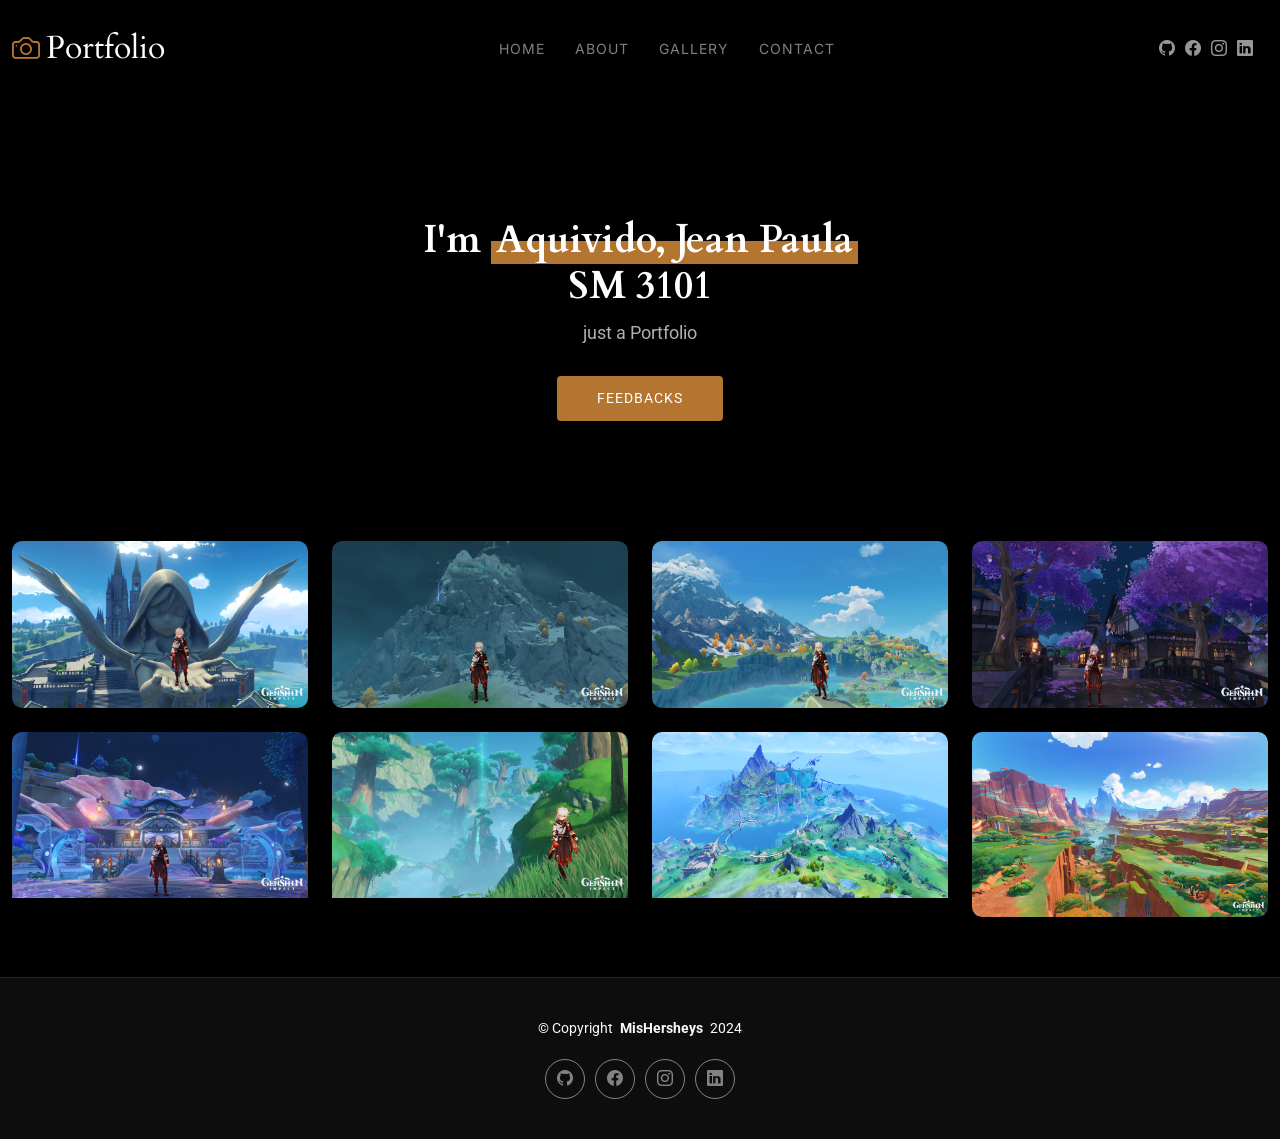
<file: index.html>
<!DOCTYPE html>
<html lang="en">

<head>
  <meta charset="utf-8">
  <meta content="width=device-width, initial-scale=1.0" name="viewport">
  <title>Portfolio</title>
  <meta name="description" content="">
  <meta name="keywords" content="">

   
  <!-- Fonts -->
  <link href="https://fonts.googleapis.com" rel="preconnect">
  <link href="https://fonts.gstatic.com" rel="preconnect" crossorigin>
  <link
    href="https://fonts.googleapis.com/css2?family=Roboto:ital,wght@0,100;0,300;0,400;0,500;0,700;0,900;1,100;1,300;1,400;1,500;1,700;1,900&family=Inter:wght@100;200;300;400;500;600;700;800;900&family=Cardo:ital,wght@0,400;0,700;1,400;1,700&display=swap"
    rel="stylesheet">

  <!-- Vendor CSS Files -->
  <link href="assets/vendor/bootstrap/css/bootstrap.min.css" rel="stylesheet">
  <link href="assets/vendor/bootstrap-icons/bootstrap-icons.css" rel="stylesheet">
  <link href="assets/vendor/aos/aos.css" rel="stylesheet">
  <link href="assets/vendor/glightbox/css/glightbox.min.css" rel="stylesheet">
  <link href="assets/vendor/swiper/swiper-bundle.min.css" rel="stylesheet">

  <!-- Main CSS File -->
  <link href="assets/css/main.css" rel="stylesheet">


</head>

<body class="index-page">

  <header id="header" class="header d-flex align-items-center sticky-top">
    <div class="container-fluid position-relative d-flex align-items-center justify-content-between">

      <a href="index.html" class="logo d-flex align-items-center me-auto me-xl-0">
        <i class="bi bi-camera"></i>
        <h1 class="sitename">Portfolio</h1>
      </a>

      <nav id="navmenu" class="navmenu">
        <ul>
          <li><a href="index.html">Home<br></a></li>
          <li><a href="about.html">About</a></li>
          <li><a href="gallery.html">Gallery</a></li>
          <li><a href="contact.html">Contact</a></li>
        </ul>
        <i class="mobile-nav-toggle d-xl-none bi bi-list"></i>
      </nav>

      <div class="header-social-links">
        <a href="#" class="github"><i class="bi bi-github"></i></a>
        <a href="#" class="facebook"><i class="bi bi-facebook"></i></a>
        <a href="#" class="instagram"><i class="bi bi-instagram"></i></a>
        <a href="#" class="linkedin"><i class="bi bi-linkedin"></i></a>
      </div>

    </div>
  </header>

  <main class="main">

    <!-- Hero Section -->
    <section id="hero" class="hero section">

      <div class="container">
        <div class="row justify-content-center">
          <div class="col-lg-6 text-center" data-aos="fade-up" data-aos-delay="100">
            <h2><span>I'm </span><span class="underlight">Aquivido, Jean Paula</span><br>SM 3101</br></h2>
            <p>just a Portfolio</p>
            <a href="contact.html" class="btn-get-started">Feedbacks<br></a>
          </div>
        </div>
      </div>

    </section><!-- /Hero Section -->

    <!-- Gallery Section -->
    <section id="gallery" class="gallery section">

      <div class="container-fluid" data-aos="fade-up" data-aos-delay="100">

        <div class="row gy-4 justify-content-center">

          <div class="col-xl-3 col-lg-4 col-md-6">
            <div class="gallery-item h-100">
              <img src="assets/img/gallery/Mondstadt.png" class="img-fluid" alt="">
              <div class="gallery-links d-flex align-items-center justify-content-center">
                <a href="assets/img/gallery/Mondstadt.png" title="Mondstadt" class="glightbox preview-link"><i
                    class="bi bi-arrows-angle-expand"></i></a>

              </div>
            </div>
          </div><!-- End Gallery Item -->

          <div class="col-xl-3 col-lg-4 col-md-6">
            <div class="gallery-item h-100">
              <img src="assets/img/gallery/Dragonspine.png" class="img-fluid" alt="">
              <div class="gallery-links d-flex align-items-center justify-content-center">
                <a href="assets/img/gallery/Dragonspine.png" title="Dragonspine" class="glightbox preview-link"><i
                    class="bi bi-arrows-angle-expand"></i></a>

              </div>
            </div>
          </div><!-- End Gallery Item -->

          <div class="col-xl-3 col-lg-4 col-md-6">
            <div class="gallery-item h-100">
              <img src="assets/img/gallery/Liyue.png" class="img-fluid" alt="">
              <div class="gallery-links d-flex align-items-center justify-content-center">
                <a href="assets/img/gallery/Liyue.png" title="Liyue" class="glightbox preview-link"><i
                    class="bi bi-arrows-angle-expand"></i></a>

              </div>
            </div>
          </div><!-- End Gallery Item -->

          <div class="col-xl-3 col-lg-4 col-md-6">
            <div class="gallery-item h-100">
              <img src="assets/img/gallery/Inazuma.png" class="img-fluid" alt="">
              <div class="gallery-links d-flex align-items-center justify-content-center">
                <a href="assets/img/gallery/Inazuma.png" title="Inazuma" class="glightbox preview-link"><i
                    class="bi bi-arrows-angle-expand"></i></a>

              </div>
            </div>
          </div><!-- End Gallery Item -->

          <div class="col-xl-3 col-lg-4 col-md-6">
            <div class="gallery-item h-100">
              <img src="assets/img/gallery/kokomi place.png" class="img-fluid" alt="">
              <div class="gallery-links d-flex align-items-center justify-content-center">
                <a href="assets/img/gallery/kokomi place.png" title="Kokomi Place" class="glightbox preview-link"><i
                    class="bi bi-arrows-angle-expand"></i></a>

              </div>
            </div>
          </div><!-- End Gallery Item -->

          <div class="col-xl-3 col-lg-4 col-md-6">
            <div class="gallery-item h-100">
              <img src="assets/img/gallery/sumeru.png" class="img-fluid" alt="">
              <div class="gallery-links d-flex align-items-center justify-content-center">
                <a href="assets/img/gallery/sumeru.png" title="Sumeru" class="glightbox preview-link"><i
                    class="bi bi-arrows-angle-expand"></i></a>

              </div>
            </div>
          </div><!-- End Gallery Item -->

          <div class="col-xl-3 col-lg-4 col-md-6">
            <div class="gallery-item h-100">
              <img src="assets/img/gallery/Fontaine_Research_Institute_of_Kinetic_Energy_Engineering_Region.png" class="img-fluid" alt="">
              <div class="gallery-links d-flex align-items-center justify-content-center">
                <a href="assets/img/gallery/Fontaine_Research_Institute_of_Kinetic_Energy_Engineering_Region.png" title="Fontaine" class="glightbox preview-link"><i
                    class="bi bi-arrows-angle-expand"></i></a>

              </div>
            </div>
          </div><!-- End Gallery Item -->

          <div class="col-xl-3 col-lg-4 col-md-6">
            <div class="gallery-item h-100">
              <img src="assets/img/gallery/Tequemecan_Valley.png" class="img-fluid" alt="">
              <div class="gallery-links d-flex align-items-center justify-content-center">
                <a href="assets/img/gallery/Tequemecan_Valley.png" title="Natlan" class="glightbox preview-link"><i
                    class="bi bi-arrows-angle-expand"></i></a>

              </div>
            </div>
          </div><!-- End Gallery Item -->

        </div>

      </div>

    </section><!-- /Gallery Section -->

  </main>

  <footer id="footer" class="footer">

    <div class="container">
      <div class="copyright text-center ">
        <p>© <span>Copyright</span> <strong class="px-1 sitename">MisHersheys</strong> <span>2024</span>
        </p>
      </div>
      <div class="social-links d-flex justify-content-center">
        <a href=""><i class="bi bi-github"></i></a>
        <a href=""><i class="bi bi-facebook"></i></a>
        <a href=""><i class="bi bi-instagram"></i></a>
        <a href=""><i class="bi bi-linkedin"></i></a>
      </div>
    </div>

  </footer>

  <!-- Scroll Top -->
  <a href="#" id="scroll-top" class="scroll-top d-flex align-items-center justify-content-center"><i
      class="bi bi-arrow-up-short"></i></a>

  <!-- Preloader -->
  <div id="preloader">
    <div class="line"></div>
  </div>

  <!-- Vendor JS Files -->
  <script src="assets/vendor/bootstrap/js/bootstrap.bundle.min.js"></script>
  <script src="assets/vendor/php-email-form/validate.js"></script>
  <script src="assets/vendor/aos/aos.js"></script>
  <script src="assets/vendor/glightbox/js/glightbox.min.js"></script>
  <script src="assets/vendor/swiper/swiper-bundle.min.js"></script>

  <!-- Main JS File -->
  <script src="assets/js/main.js"></script>

</body>

</html>
</file>
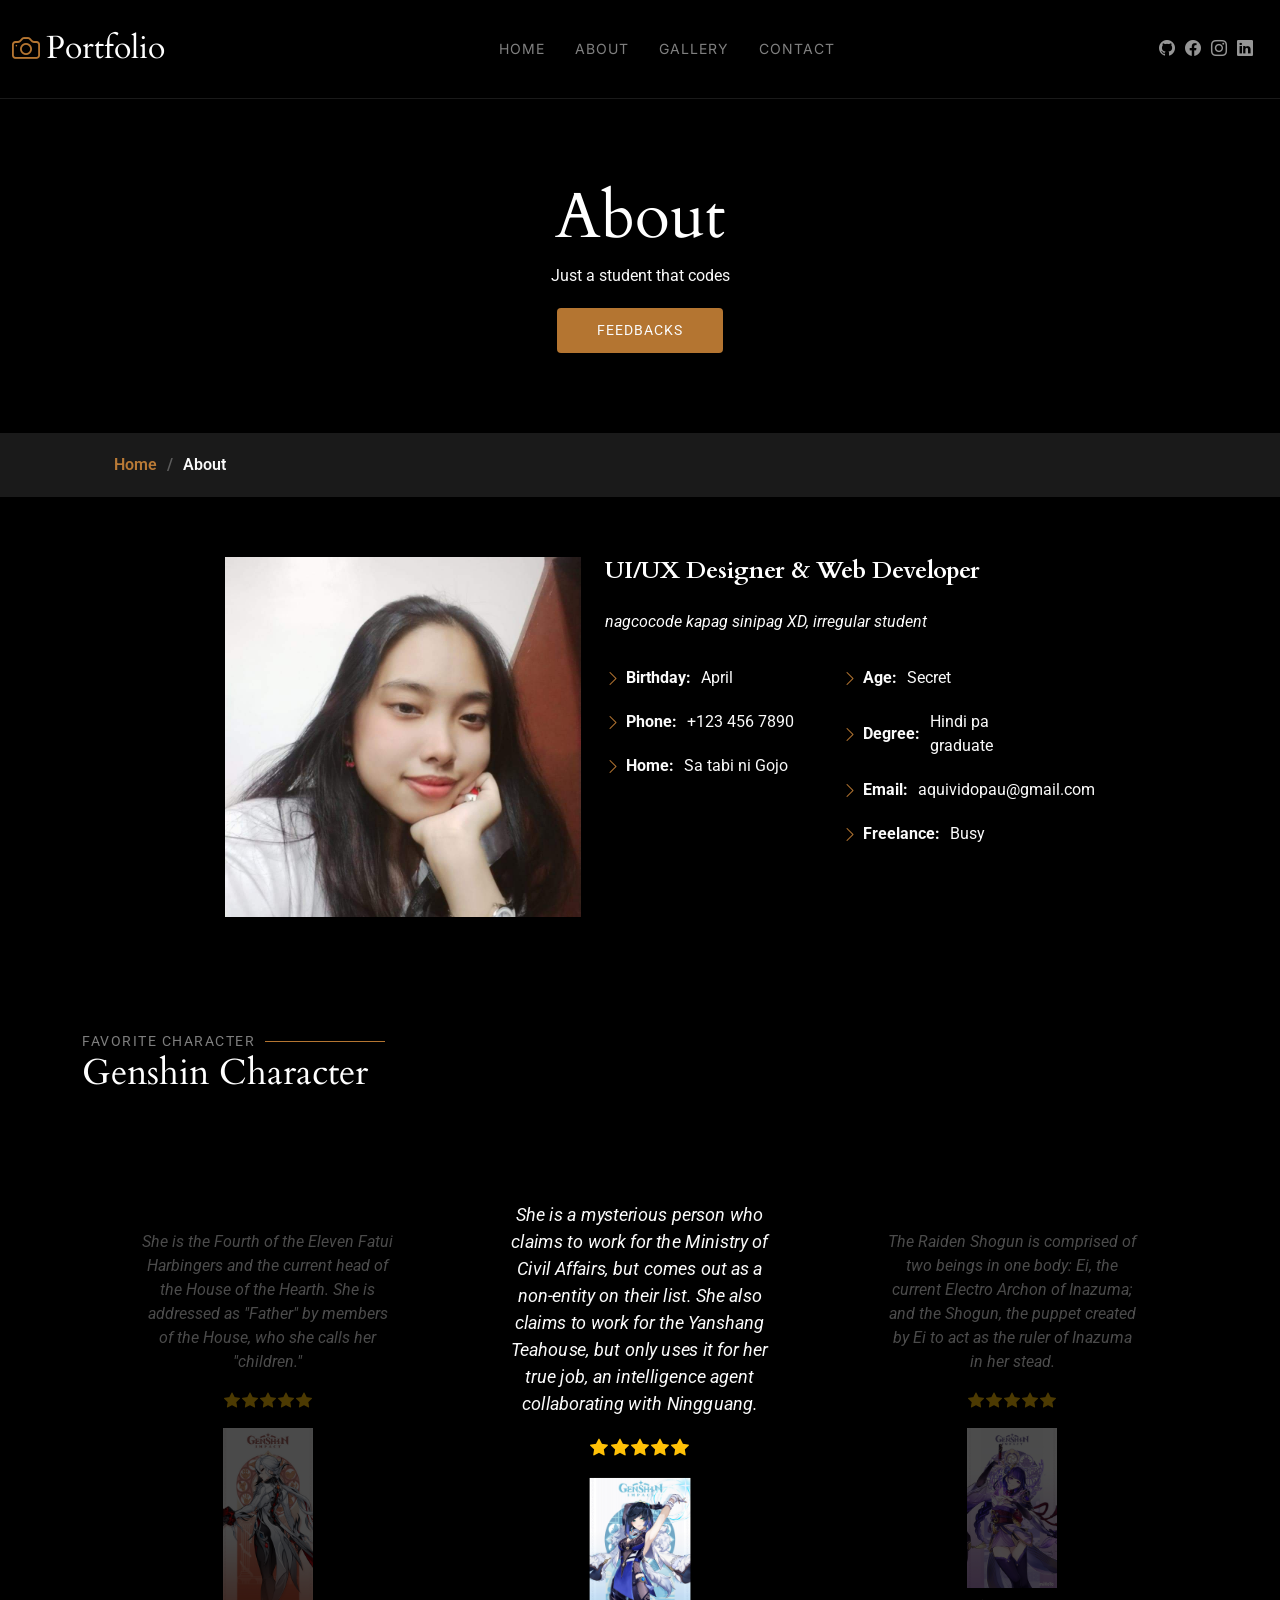
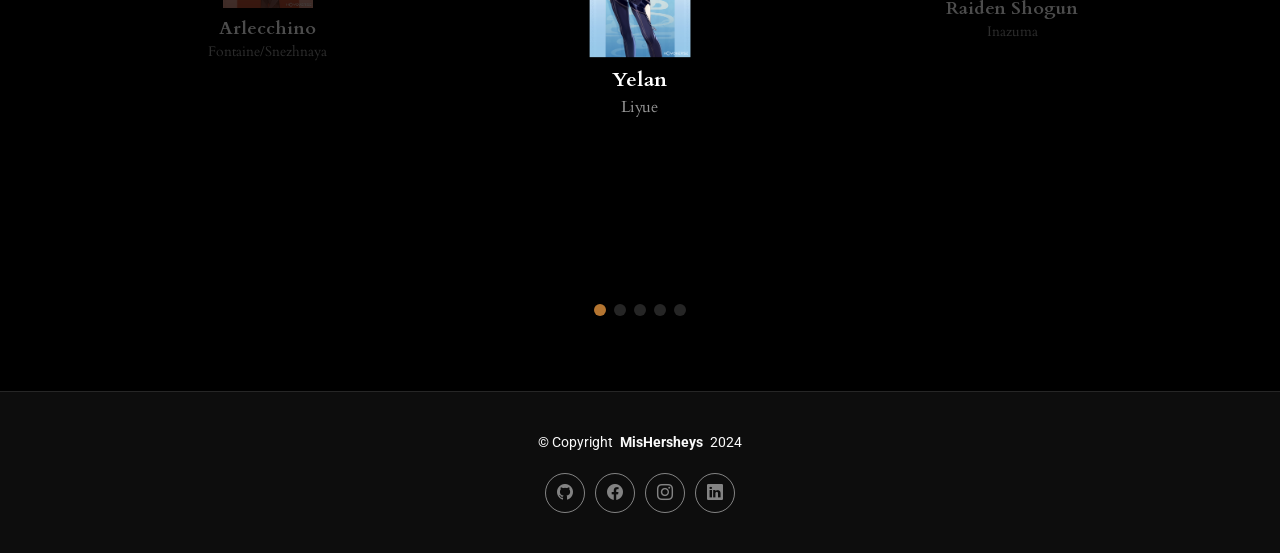
<file: about.html>
<!DOCTYPE html>
<html lang="en">

<head>
  <meta charset="utf-8">
  <meta content="width=device-width, initial-scale=1.0" name="viewport">
  <title>About</title>
  <meta name="description" content="">
  <meta name="keywords" content="">

  <!-- Favicons -->
  <link href="assets/img/favicon.png" rel="icon">
  <link href="assets/img/apple-touch-icon.png" rel="apple-touch-icon">

  <!-- Fonts -->
  <link href="https://fonts.googleapis.com" rel="preconnect">
  <link href="https://fonts.gstatic.com" rel="preconnect" crossorigin>
  <link
    href="https://fonts.googleapis.com/css2?family=Roboto:ital,wght@0,100;0,300;0,400;0,500;0,700;0,900;1,100;1,300;1,400;1,500;1,700;1,900&family=Inter:wght@100;200;300;400;500;600;700;800;900&family=Cardo:ital,wght@0,400;0,700;1,400;1,700&display=swap"
    rel="stylesheet">

  <!-- Vendor CSS Files -->
  <link href="assets/vendor/bootstrap/css/bootstrap.min.css" rel="stylesheet">
  <link href="assets/vendor/bootstrap-icons/bootstrap-icons.css" rel="stylesheet">
  <link href="assets/vendor/aos/aos.css" rel="stylesheet">
  <link href="assets/vendor/glightbox/css/glightbox.min.css" rel="stylesheet">
  <link href="assets/vendor/swiper/swiper-bundle.min.css" rel="stylesheet">

  <!-- Main CSS File -->
  <link href="assets/css/main.css" rel="stylesheet">


</head>

<body class="about-page">

  <header id="header" class="header d-flex align-items-center sticky-top">
    <div class="container-fluid position-relative d-flex align-items-center justify-content-between">

      <a href="index.html" class="logo d-flex align-items-center me-auto me-xl-0">
        <i class="bi bi-camera"></i>
        <h1 class="sitename">Portfolio</h1>
      </a>

      <nav id="navmenu" class="navmenu">
        <ul>
          <li><a href="index.html">Home<br></a></li>
          <li><a href="about.html">About</a></li>
          <li><a href="gallery.html">Gallery</a></li>
          <li><a href="contact.html">Contact</a></li>
        </ul>
        <i class="mobile-nav-toggle d-xl-none bi bi-list"></i>
      </nav>

      <div class="header-social-links">
        <a href="#" class="github"><i class="bi bi-github"></i></a>
        <a href="#" class="facebook"><i class="bi bi-facebook"></i></a>
        <a href="#" class="instagram"><i class="bi bi-instagram"></i></a>
        <a href="#" class="linkedin"><i class="bi bi-linkedin"></i></a>
      </div>

    </div>
  </header>

  <main class="main">

    <!-- Page Title -->
    <div class="page-title" data-aos="fade">
      <div class="heading">
        <div class="container">
          <div class="row d-flex justify-content-center text-center">
            <div class="col-lg-8">
              <h1>About</h1>
              <p class="mb-0">Just a student that codes</p>
              <a href="contact.html" class="cta-btn">Feedbacks<br></a>
            </div>
          </div>
        </div>
      </div>
      <nav class="breadcrumbs">
        <div class="container">
          <ol>
            <li><a href="index.html">Home</a></li>
            <li class="current">About</li>
          </ol>
        </div>
      </nav>
    </div><!-- End Page Title -->

    <!-- About Section -->
    <section id="about" class="about section">

      <div class="container" data-aos="fade-up" data-aos-delay="100">

        <div class="row gy-4 justify-content-center">
          <div class="col-lg-4">
            <img src="assets/img/jean.jpg" class="img-fluid" alt="">
          </div>
          <div class="col-lg-5 content">
            <h2>UI/UX Designer &amp; Web Developer</h2>
            <p class="fst-italic py-3">
              nagcocode kapag sinipag XD, irregular student
            </p>
            <div class="row">
              <div class="col-lg-6">
                <ul>
                  <li><i class="bi bi-chevron-right"></i> <strong>Birthday:</strong> <span>April</span></li>
                  <li><i class="bi bi-chevron-right"></i> <strong>Phone:</strong> <span>+123 456 7890</span></li>
                  <li><i class="bi bi-chevron-right"></i> <strong>Home:</strong> <span>Sa tabi ni Gojo</span></li>
                </ul>
              </div>
              <div class="col-lg-6">
                <ul>
                  <li><i class="bi bi-chevron-right"></i> <strong>Age:</strong> <span>Secret</span></li>
                  <li><i class="bi bi-chevron-right"></i> <strong>Degree:</strong> <span>Hindi pa graduate</span></li>
                  <li><i class="bi bi-chevron-right"></i> <strong>Email:</strong> <span>aquividopau@gmail.com</span>
                  </li>
                  <li><i class="bi bi-chevron-right"></i> <strong>Freelance:</strong> <span>Busy</span></li>
                </ul>
              </div>
            </div>
          </div>
        </div>

      </div>

    </section><!-- /About Section -->

    <!-- Testimonials Section -->
    <section id="testimonials" class="testimonials section">

      <!-- Section Title -->
      <div class="container section-title" data-aos="fade-up">
        <h2>Favorite Character</h2>
        <p>Genshin Character</p>
      </div><!-- End Section Title -->

      <div class="container" data-aos="fade-up" data-aos-delay="100">

        <div class="swiper init-swiper">
          <script type="application/json" class="swiper-config">
            {
              "loop": true,
              "speed": 600,
              "autoplay": {
                "delay": 5000
              },
              "slidesPerView": "auto",
              "pagination": {
                "el": ".swiper-pagination",
                "type": "bullets",
                "clickable": true
              },
              "breakpoints": {
                "320": {
                  "slidesPerView": 1,
                  "spaceBetween": 40
                },
                "1200": {
                  "slidesPerView": 3,
                  "spaceBetween": 1
                }
              }
            }
          </script>
          <div class="swiper-wrapper">
            <div class="swiper-slide">
              <div class="testimonial-item">
                <div class="stars">
                  <p>
                    She is the Fourth of the Eleven Fatui Harbingers and the current head of the House of the Hearth.
                    She is addressed as "Father" by members of the House, who she calls her "children."
                  </p>
                  <i class="bi bi-star-fill"></i><i class="bi bi-star-fill"></i><i class="bi bi-star-fill"></i><i
                    class="bi bi-star-fill"></i><i class="bi bi-star-fill"></i>
                </div>
                <div class="profile mt-auto">
                  <img src="assets/img/testimonials/Arlecchino_Card.png" class="testimonial-img" alt="">
                  <h3>Arlecchino</h3>
                  <h4>Fontaine/Snezhnaya</h4>
                </div>
              </div>
            </div><!-- End testimonial item -->

            <div class="swiper-slide">
              <div class="testimonial-item">
                <p>
                  She is a mysterious person who claims to work for the Ministry of Civil Affairs, but comes out as a
                  non-entity on their list. She also claims to work for the Yanshang Teahouse, but only uses it for her
                  true job, an intelligence agent collaborating with Ningguang.
                </p>
                <div class="stars">
                  <i class="bi bi-star-fill"></i><i class="bi bi-star-fill"></i><i class="bi bi-star-fill"></i><i
                    class="bi bi-star-fill"></i><i class="bi bi-star-fill"></i>
                </div>
                <div class="profile mt-auto">
                  <img src="assets/img/testimonials/Yelan_Card.png" class="testimonial-img" alt="">
                  <h3>Yelan</h3>
                  <h4>Liyue</h4>
                </div>
              </div>
            </div><!-- End testimonial item -->

            <div class="swiper-slide">
              <div class="testimonial-item">
                <div class="stars">
                  <p>
                    The Raiden Shogun is comprised of two beings in one body: Ei, the current Electro Archon of Inazuma;
                    and the Shogun, the puppet created by Ei to act as the ruler of Inazuma in her stead.
                  </p>
                  <i class="bi bi-star-fill"></i><i class="bi bi-star-fill"></i><i class="bi bi-star-fill"></i><i
                    class="bi bi-star-fill"></i><i class="bi bi-star-fill"></i>
                </div>
                <div class="profile mt-auto">
                  <img src="assets/img/testimonials/Raiden_Shogun_Card.png" class="testimonial-img" alt="">
                  <h3>Raiden Shogun</h3>
                  <h4>Inazuma</h4>
                </div>
              </div>
            </div><!-- End testimonial item -->

            <div class="swiper-slide">
              <div class="testimonial-item">
                <div class="stars">
                  <p>
                    A Saurian Hunter from the Scions of the Canopy with the Ancient Name "Malipo," Kinich is a taciturn
                    individual who has a knack for calculating the price of any request — even wetwork — due to his
                    utilitarian philosophy. He is almost always seen with the egocentric self-proclaimed "Almighty
                    Dragonlord" K'uhul Ajaw, whom he regularly quarrels with.
                  </p>
                  <i class="bi bi-star-fill"></i><i class="bi bi-star-fill"></i><i class="bi bi-star-fill"></i><i
                    class="bi bi-star-fill"></i><i class="bi bi-star-fill"></i>
                </div>

                <div class="profile mt-auto">
                  <img src="assets/img/testimonials/Kinich_Card.png" class="testimonial-img" alt="">
                  <h3>Kinich</h3>
                  <h4>Natlan</h4>
                </div>
              </div>
            </div><!-- End testimonial item -->

            <div class="swiper-slide">
              <div class="testimonial-item">
                <div class="stars">
                  <p>
                    A wandering samurai of the once-famed Kaedehara Clan with an ability to read the sounds of nature,
                    Kazuha is a temporary crewmember of The Crux. Despite being burdened by the many happenings of his
                    past, Kazuha still maintains an easygoing disposition.
                  </p>
                  <i class="bi bi-star-fill"></i><i class="bi bi-star-fill"></i><i class="bi bi-star-fill"></i><i
                    class="bi bi-star-fill"></i><i class="bi bi-star-fill"></i>
                </div>

                <div class="profile mt-auto">
                  <img src="assets/img/testimonials/Kaedehara_Kazuha_Card.png" class="testimonial-img" alt="">
                  <h3>Kaedehara Kazuha</h3>
                  <h4>Inazuma</h4>
                </div>
              </div>
            </div><!-- End testimonial item -->

          </div>
          <div class="swiper-pagination"></div>
        </div>

      </div>

    </section><!-- /Testimonials Section -->

  </main>

  <footer id="footer" class="footer">

    <div class="container">
      <div class="copyright text-center ">
        <p>© <span>Copyright</span> <strong class="px-1 sitename">MisHersheys</strong> <span>2024</span></p>
      </div>
      <div class="social-links d-flex justify-content-center">
        <a href=""><i class="bi bi-github"></i></a>
        <a href=""><i class="bi bi-facebook"></i></a>
        <a href=""><i class="bi bi-instagram"></i></a>
        <a href=""><i class="bi bi-linkedin"></i></a>
      </div>

    </div>

  </footer>

  <!-- Scroll Top -->
  <a href="#" id="scroll-top" class="scroll-top d-flex align-items-center justify-content-center"><i
      class="bi bi-arrow-up-short"></i></a>

  <!-- Preloader -->
  <div id="preloader">
    <div class="line"></div>
  </div>

  <!-- Vendor JS Files -->
  <script src="assets/vendor/bootstrap/js/bootstrap.bundle.min.js"></script>
  <script src="assets/vendor/php-email-form/validate.js"></script>
  <script src="assets/vendor/aos/aos.js"></script>
  <script src="assets/vendor/glightbox/js/glightbox.min.js"></script>
  <script src="assets/vendor/swiper/swiper-bundle.min.js"></script>

  <!-- Main JS File -->
  <script src="assets/js/main.js"></script>

</body>

</html>
</file>
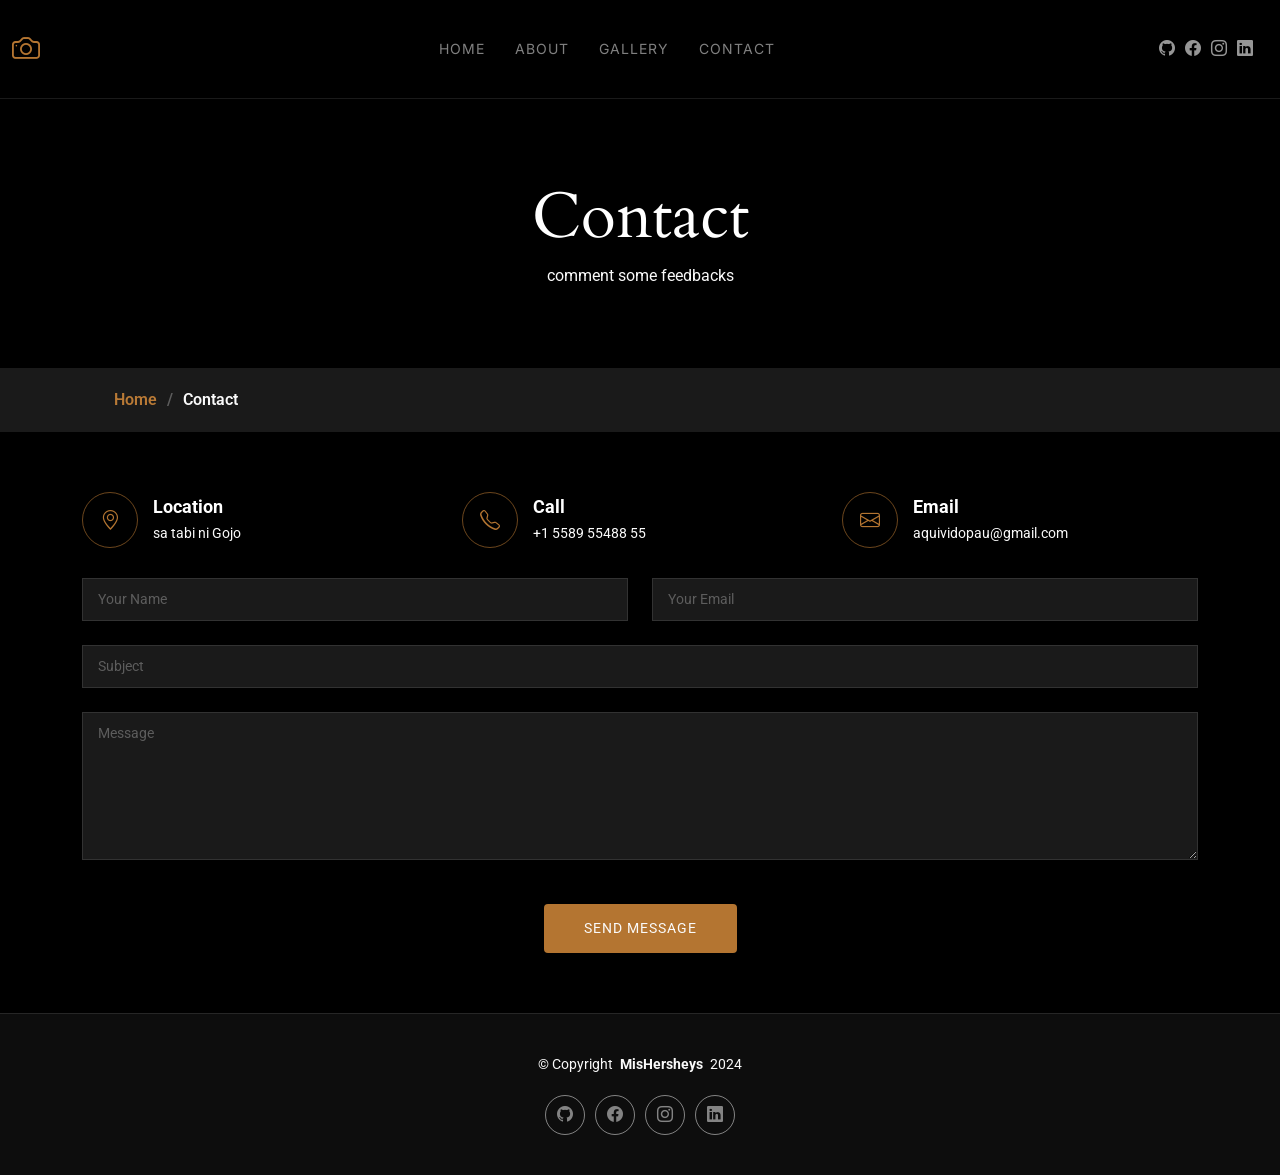
<file: contact.html>
<!DOCTYPE html>
<html lang="en">

<head>
  <meta charset="utf-8">
  <meta content="width=device-width, initial-scale=1.0" name="viewport">
  <title>Contact</title>
  <meta name="description" content="">
  <meta name="keywords" content="">

  <!-- Favicons -->
  <link href="assets/img/favicon.png" rel="icon">
  <link href="assets/img/apple-touch-icon.png" rel="apple-touch-icon">

  <!-- Fonts -->
  <link href="https://fonts.googleapis.com" rel="preconnect">
  <link href="https://fonts.gstatic.com" rel="preconnect" crossorigin>
  <link href="https://fonts.googleapis.com/css2?family=Roboto:ital,wght@0,100;0,300;0,400;0,500;0,700;0,900;1,100;1,300;1,400;1,500;1,700;1,900&family=Inter:wght@100;200;300;400;500;600;700;800;900&family=Cardo:ital,wght@0,400;0,700;1,400;1,700&display=swap" rel="stylesheet">

  <!-- Vendor CSS Files -->
  <link href="assets/vendor/bootstrap/css/bootstrap.min.css" rel="stylesheet">
  <link href="assets/vendor/bootstrap-icons/bootstrap-icons.css" rel="stylesheet">
  <link href="assets/vendor/aos/aos.css" rel="stylesheet">
  <link href="assets/vendor/glightbox/css/glightbox.min.css" rel="stylesheet">
  <link href="assets/vendor/swiper/swiper-bundle.min.css" rel="stylesheet">

  <!-- Main CSS File -->
  <link href="assets/css/main.css" rel="stylesheet">

 
</head>

<body class="contact-page">

  <header id="header" class="header d-flex align-items-center sticky-top">
    <div class="container-fluid position-relative d-flex align-items-center justify-content-between">

      <a href="index.html" class="logo d-flex align-items-center me-auto me-xl-0">
        <i class="bi bi-camera"></i>
        <h1 class="sitename"></h1>
      </a>

      <nav id="navmenu" class="navmenu">
        <ul>
          <li><a href="index.html">Home<br></a></li>
          <li><a href="about.html">About</a></li>
          <li><a href="gallery.html">Gallery</a></li>
          <li><a href="contact.html">Contact</a></li>
        </ul>
        <i class="mobile-nav-toggle d-xl-none bi bi-list"></i>
      </nav>

      <div class="header-social-links">
        <a href="#" class="github"><i class="bi bi-github"></i></a>
        <a href="#" class="facebook"><i class="bi bi-facebook"></i></a>
        <a href="#" class="instagram"><i class="bi bi-instagram"></i></a>
        <a href="#" class="linkedin"><i class="bi bi-linkedin"></i></a>
      </div>

    </div>
  </header>

  <main class="main">

    <!-- Page Title -->
    <div class="page-title" data-aos="fade">
      <div class="heading">
        <div class="container">
          <div class="row d-flex justify-content-center text-center">
            <div class="col-lg-8">
              <h1>Contact</h1>
              <p class="mb-0">comment some feedbacks</p>
            </div>
          </div>
        </div>
      </div>
      <nav class="breadcrumbs">
        <div class="container">
          <ol>
            <li><a href="index.html">Home</a></li>
            <li class="current">Contact</li>
          </ol>
        </div>
      </nav>
    </div><!-- End Page Title -->

    <!-- Contact Section -->
    <section id="contact" class="contact section">

      <div class="container" data-aos="fade-up" data-aos-delay="100">

        <div class="info-wrap" data-aos="fade-up" data-aos-delay="200">
          <div class="row gy-5">

            <div class="col-lg-4">
              <div class="info-item d-flex align-items-center">
                <i class="bi bi-geo-alt flex-shrink-0"></i>
                <div>
                  <h3>Location</h3>
                  <p>sa tabi ni Gojo</p>
                </div>
              </div>
            </div><!-- End Info Item -->

            <div class="col-lg-4">
              <div class="info-item d-flex align-items-center">
                <i class="bi bi-telephone flex-shrink-0"></i>
                <div>
                  <h3>Call</h3>
                  <p>+1 5589 55488 55</p>
                </div>
              </div>
            </div><!-- End Info Item -->

            <div class="col-lg-4">
              <div class="info-item d-flex align-items-center">
                <i class="bi bi-envelope flex-shrink-0"></i>
                <div>
                  <h3>Email</h3>
                  <p>aquividopau@gmail.com</p>
                </div>
              </div>
            </div><!-- End Info Item -->

          </div>
        </div>

        <form action="#" method="post" class="php-email-form" data-aos="fade-up" data-aos-delay="300">
          <div class="row gy-4">

            <div class="col-md-6">
              <input type="text" name="name" class="form-control" placeholder="Your Name" required="">
            </div>

            <div class="col-md-6 ">
              <input type="email" class="form-control" name="email" placeholder="Your Email" required="">
            </div>

            <div class="col-md-12">
              <input type="text" class="form-control" name="subject" placeholder="Subject" required="">
            </div>

            <div class="col-md-12">
              <textarea class="form-control" name="message" rows="6" placeholder="Message" required=""></textarea>
            </div>

            <div class="col-md-12 text-center">
              <div class="loading">Loading</div>
              <div class="error-message"></div>
              <div class="sent-message">Your message has been sent. Thank you!</div>

              <button type="submit">Send Message</button>
            </div>

          </div>
        </form><!-- End Contact Form -->

      </div>

    </section><!-- /Contact Section -->

  </main>

  <footer id="footer" class="footer">

    <div class="container">
      <div class="copyright text-center ">
        <p>© <span>Copyright</span> <strong class="px-1 sitename">MisHersheys</strong> <span>2024</span></p>
      </div>
      <div class="social-links d-flex justify-content-center">
        <a href=""><i class="bi bi-github"></i></a>
        <a href=""><i class="bi bi-facebook"></i></a>
        <a href=""><i class="bi bi-instagram"></i></a>
        <a href=""><i class="bi bi-linkedin"></i></a>
      </div>
       
    </div>

  </footer>

  <!-- Scroll Top -->
  <a href="#" id="scroll-top" class="scroll-top d-flex align-items-center justify-content-center"><i class="bi bi-arrow-up-short"></i></a>

  <!-- Preloader -->
  <div id="preloader">
    <div class="line"></div>
  </div>

  <!-- Vendor JS Files -->
  <script src="assets/vendor/bootstrap/js/bootstrap.bundle.min.js"></script>
  <script src="assets/vendor/php-email-form/validate.js"></script>
  <script src="assets/vendor/aos/aos.js"></script>
  <script src="assets/vendor/glightbox/js/glightbox.min.js"></script>
  <script src="assets/vendor/swiper/swiper-bundle.min.js"></script>

  <!-- Main JS File -->
  <script src="assets/js/main.js"></script>

</body>

</html>
</file>
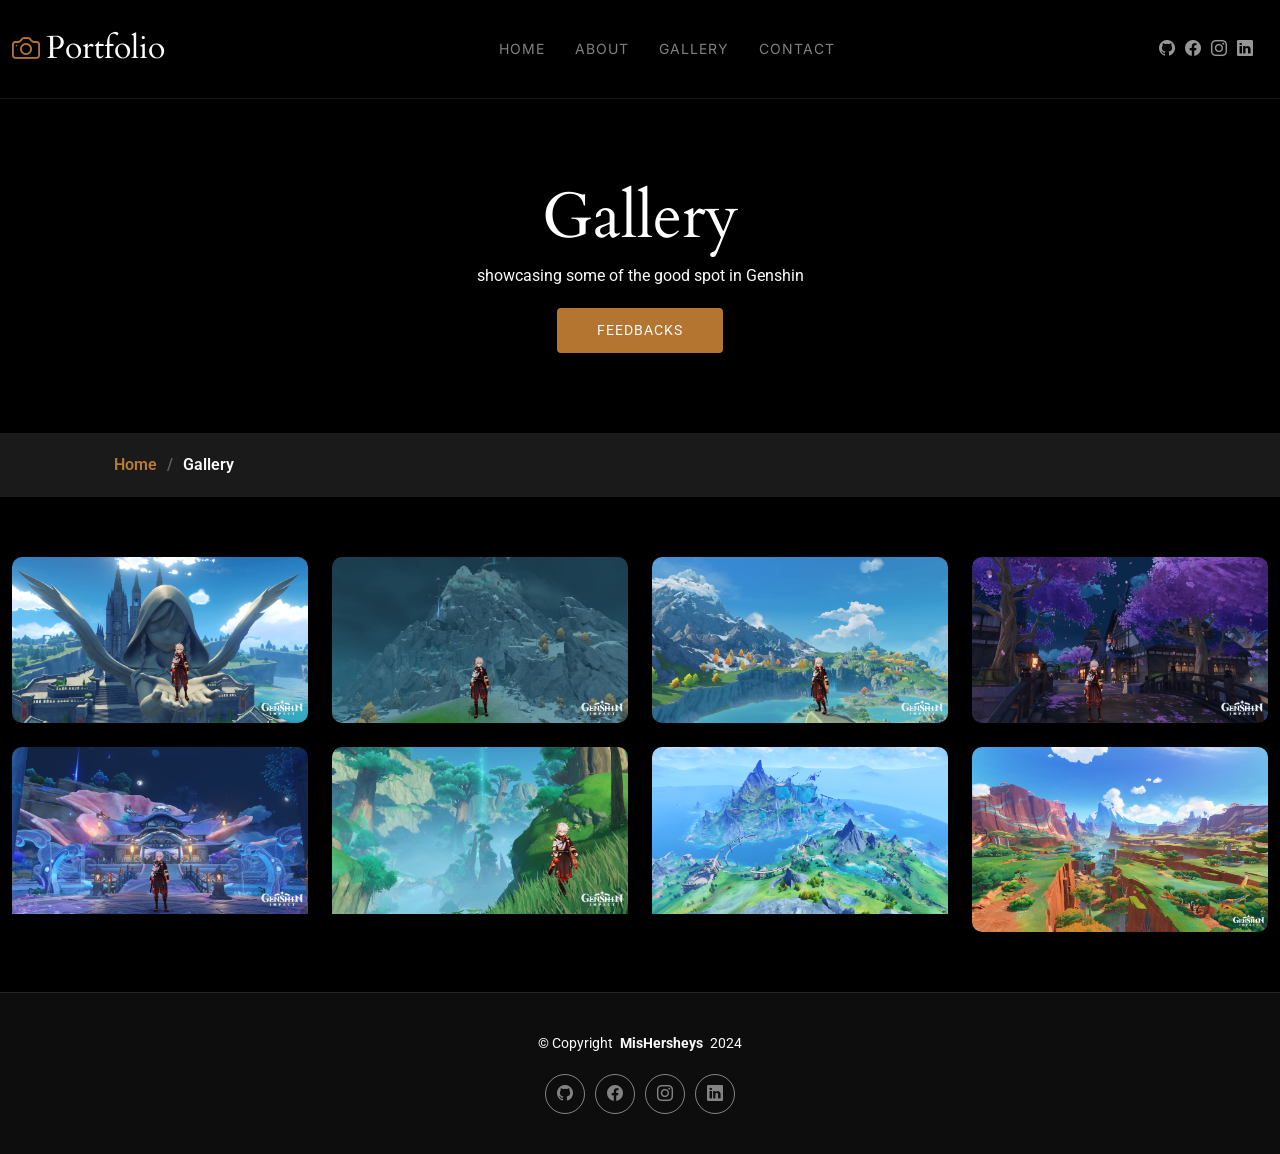
<file: gallery.html>
<!DOCTYPE html>
<html lang="en">

<head>
  <meta charset="utf-8">
  <meta content="width=device-width, initial-scale=1.0" name="viewport">
  <title>Gallery</title>
  <meta name="description" content="">
  <meta name="keywords" content="">

  <!-- Favicons -->
  <link href="assets/img/favicon.png" rel="icon">
  <link href="assets/img/apple-touch-icon.png" rel="apple-touch-icon">

  <!-- Fonts -->
  <link href="https://fonts.googleapis.com" rel="preconnect">
  <link href="https://fonts.gstatic.com" rel="preconnect" crossorigin>
  <link href="https://fonts.googleapis.com/css2?family=Roboto:ital,wght@0,100;0,300;0,400;0,500;0,700;0,900;1,100;1,300;1,400;1,500;1,700;1,900&family=Inter:wght@100;200;300;400;500;600;700;800;900&family=Cardo:ital,wght@0,400;0,700;1,400;1,700&display=swap" rel="stylesheet">

  <!-- Vendor CSS Files -->
  <link href="assets/vendor/bootstrap/css/bootstrap.min.css" rel="stylesheet">
  <link href="assets/vendor/bootstrap-icons/bootstrap-icons.css" rel="stylesheet">
  <link href="assets/vendor/aos/aos.css" rel="stylesheet">
  <link href="assets/vendor/glightbox/css/glightbox.min.css" rel="stylesheet">
  <link href="assets/vendor/swiper/swiper-bundle.min.css" rel="stylesheet">

  <!-- Main CSS File -->
  <link href="assets/css/main.css" rel="stylesheet">


</head>

<body class="gallery-page">

  <header id="header" class="header d-flex align-items-center sticky-top">
    <div class="container-fluid position-relative d-flex align-items-center justify-content-between">

      <a href="index.html" class="logo d-flex align-items-center me-auto me-xl-0">
        <i class="bi bi-camera"></i>
        <h1 class="sitename">Portfolio</h1>
      </a>

      <nav id="navmenu" class="navmenu">
        <ul>
          <li><a href="index.html">Home<br></a></li>
          <li><a href="about.html">About</a></li>
          <li><a href="gallery.html">Gallery</a></li>
          <li><a href="contact.html">Contact</a></li>
        </ul>
        <i class="mobile-nav-toggle d-xl-none bi bi-list"></i>
      </nav>

      <div class="header-social-links">
        <a href="#" class="github"><i class="bi bi-github"></i></a>
        <a href="#" class="facebook"><i class="bi bi-facebook"></i></a>
        <a href="#" class="instagram"><i class="bi bi-instagram"></i></a>
        <a href="#" class="linkedin"><i class="bi bi-linkedin"></i></a>
      </div>

    </div>
  </header>

  <main class="main">

    <!-- Page Title -->
    <div class="page-title" data-aos="fade">
      <div class="heading">
        <div class="container">
          <div class="row d-flex justify-content-center text-center">
            <div class="col-lg-8">
              <h1>Gallery</h1>
              <p class="mb-0">showcasing some of the good spot in Genshin</p>
              <a href="contact.html" class="cta-btn">Feedbacks<br></a>
            </div>
          </div>
        </div>
      </div>
      <nav class="breadcrumbs">
        <div class="container">
          <ol>
            <li><a href="index.html">Home</a></li>
            <li class="current">Gallery</li>
          </ol>
        </div>
      </nav>
    </div><!-- End Page Title -->

<!-- Gallery Section -->
<section id="gallery" class="gallery section">

  <div class="container-fluid" data-aos="fade-up" data-aos-delay="100">

    <div class="row gy-4 justify-content-center">

      <div class="col-xl-3 col-lg-4 col-md-6">
        <div class="gallery-item h-100">
          <img src="assets/img/gallery/Mondstadt.png" class="img-fluid" alt="">
          <div class="gallery-links d-flex align-items-center justify-content-center">
            <a href="assets/img/gallery/Mondstadt.png" title="Mondstadt" class="glightbox preview-link"><i
                class="bi bi-arrows-angle-expand"></i></a>

          </div>
        </div>
      </div><!-- End Gallery Item -->

      <div class="col-xl-3 col-lg-4 col-md-6">
        <div class="gallery-item h-100">
          <img src="assets/img/gallery/Dragonspine.png" class="img-fluid" alt="">
          <div class="gallery-links d-flex align-items-center justify-content-center">
            <a href="assets/img/gallery/Dragonspine.png" title="Dragonspine" class="glightbox preview-link"><i
                class="bi bi-arrows-angle-expand"></i></a>

          </div>
        </div>
      </div><!-- End Gallery Item -->

      <div class="col-xl-3 col-lg-4 col-md-6">
        <div class="gallery-item h-100">
          <img src="assets/img/gallery/Liyue.png" class="img-fluid" alt="">
          <div class="gallery-links d-flex align-items-center justify-content-center">
            <a href="assets/img/gallery/Liyue.png" title="Liyue" class="glightbox preview-link"><i
                class="bi bi-arrows-angle-expand"></i></a>

          </div>
        </div>
      </div><!-- End Gallery Item -->

      <div class="col-xl-3 col-lg-4 col-md-6">
        <div class="gallery-item h-100">
          <img src="assets/img/gallery/Inazuma.png" class="img-fluid" alt="">
          <div class="gallery-links d-flex align-items-center justify-content-center">
            <a href="assets/img/gallery/Inazuma.png" title="Inazuma" class="glightbox preview-link"><i
                class="bi bi-arrows-angle-expand"></i></a>

          </div>
        </div>
      </div><!-- End Gallery Item -->

      <div class="col-xl-3 col-lg-4 col-md-6">
        <div class="gallery-item h-100">
          <img src="assets/img/gallery/kokomi place.png" class="img-fluid" alt="">
          <div class="gallery-links d-flex align-items-center justify-content-center">
            <a href="assets/img/gallery/kokomi place.png" title="Kokomi Place" class="glightbox preview-link"><i
                class="bi bi-arrows-angle-expand"></i></a>

          </div>
        </div>
      </div><!-- End Gallery Item -->

      <div class="col-xl-3 col-lg-4 col-md-6">
        <div class="gallery-item h-100">
          <img src="assets/img/gallery/sumeru.png" class="img-fluid" alt="">
          <div class="gallery-links d-flex align-items-center justify-content-center">
            <a href="assets/img/gallery/sumeru.png" title="Sumeru" class="glightbox preview-link"><i
                class="bi bi-arrows-angle-expand"></i></a>

          </div>
        </div>
      </div><!-- End Gallery Item -->

      <div class="col-xl-3 col-lg-4 col-md-6">
        <div class="gallery-item h-100">
          <img src="assets/img/gallery/Fontaine_Research_Institute_of_Kinetic_Energy_Engineering_Region.png" class="img-fluid" alt="">
          <div class="gallery-links d-flex align-items-center justify-content-center">
            <a href="assets/img/gallery/Fontaine_Research_Institute_of_Kinetic_Energy_Engineering_Region.png" title="Fontaine" class="glightbox preview-link"><i
                class="bi bi-arrows-angle-expand"></i></a>

          </div>
        </div>
      </div><!-- End Gallery Item -->

      <div class="col-xl-3 col-lg-4 col-md-6">
        <div class="gallery-item h-100">
          <img src="assets/img/gallery/Tequemecan_Valley.png" class="img-fluid" alt="">
          <div class="gallery-links d-flex align-items-center justify-content-center">
            <a href="assets/img/gallery/Tequemecan_Valley.png" title="Natlan" class="glightbox preview-link"><i
                class="bi bi-arrows-angle-expand"></i></a>

          </div>
        </div>
      </div><!-- End Gallery Item -->

        </div>

      </div>

    </section><!-- /Gallery Section -->

  </main>

  <footer id="footer" class="footer">

    <div class="container">
      <div class="copyright text-center ">
        <p>© <span>Copyright</span> <strong class="px-1 sitename">MisHersheys</strong> <span>2024</span></p>
      </div>
      <div class="social-links d-flex justify-content-center">
        <a href=""><i class="bi bi-github"></i></a>
        <a href=""><i class="bi bi-facebook"></i></a>
        <a href=""><i class="bi bi-instagram"></i></a>
        <a href=""><i class="bi bi-linkedin"></i></a>
      </div>
    </div>

  </footer>

  <!-- Scroll Top -->
  <a href="#" id="scroll-top" class="scroll-top d-flex align-items-center justify-content-center"><i class="bi bi-arrow-up-short"></i></a>

  <!-- Preloader -->
  <div id="preloader">
    <div class="line"></div>
  </div>

  <!-- Vendor JS Files -->
  <script src="assets/vendor/bootstrap/js/bootstrap.bundle.min.js"></script>
  <script src="assets/vendor/php-email-form/validate.js"></script>
  <script src="assets/vendor/aos/aos.js"></script>
  <script src="assets/vendor/glightbox/js/glightbox.min.js"></script>
  <script src="assets/vendor/swiper/swiper-bundle.min.js"></script>

  <!-- Main JS File -->
  <script src="assets/js/main.js"></script>

</body>

</html>
</file>
<file: assets/css/main.css>
/**
* Template Name: PhotoFolio
* Template URL: https://bootstrapmade.com/photofolio-bootstrap-photography-website-template/
* Updated: Aug 07 2024 with Bootstrap v5.3.3
* Author: BootstrapMade.com
* License: https://bootstrapmade.com/license/
*/

/*--------------------------------------------------------------
# Font & Color Variables
# Help: https://bootstrapmade.com/color-system/
--------------------------------------------------------------*/
/* Fonts */
:root {
  --default-font: "Roboto", system-ui, -apple-system, "Segoe UI", Roboto, "Helvetica Neue", Arial, "Noto Sans", "Liberation Sans", sans-serif, "Apple Color Emoji", "Segoe UI Emoji", "Segoe UI Symbol", "Noto Color Emoji";
  --heading-font: "Cardo", sans-serif;
  --nav-font: "Inter", sans-serif;
}

/* Global Colors - The following color variables are used throughout the website. Updating them here will change the color scheme of the entire website */
:root {
  --background-color: #000000;
  /* Background color for the entire website, including individual sections */
  --default-color: #fafafa;
  /* Default color used for the majority of the text content across the entire website */
  --heading-color: #ffffff;
  /* Color for headings, subheadings and title throughout the website */
  --accent-color: #df913dce;
  /* Accent color that represents your brand on the website. It's used for buttons, links, and other elements that need to stand out */
  --surface-color: #1a1a1a;
  /* The surface color is used as a background of boxed elements within sections, such as cards, icon boxes, or other elements that require a visual separation from the global background. */
  --contrast-color: #ffffff;
  /* Contrast color for text, ensuring readability against backgrounds of accent, heading, or default colors. */
}

/* Nav Menu Colors - The following color variables are used specifically for the navigation menu. They are separate from the global colors to allow for more customization options */
:root {
  --nav-color: rgba(255, 255, 255, 0.5);
  /* The default color of the main navmenu links */
  --nav-hover-color: #ffffff;
  /* Applied to main navmenu links when they are hovered over or active */
  --nav-mobile-background-color: #1a1a1a;
  /* Used as the background color for mobile navigation menu */
  --nav-dropdown-background-color: #1a1a1a;
  /* Used as the background color for dropdown items that appear when hovering over primary navigation items */
  --nav-dropdown-color: rgba(255, 255, 255, 0.5);
  /* Used for navigation links of the dropdown items in the navigation menu. */
  --nav-dropdown-hover-color: #ffffff;
  /* Similar to --nav-hover-color, this color is applied to dropdown navigation links when they are hovered over. */
}

/* Color Presets - These classes override global colors when applied to any section or element, providing reuse of the sam color scheme. */

.light-background {
  --background-color: #1a1a1a;
  --surface-color: #343434;
}

.dark-background {
  --background-color: #060606;
  --default-color: #ffffff;
  --heading-color: #ffffff;
  --surface-color: #252525;
  --contrast-color: #ffffff;
}

/* Smooth scroll */
:root {
  scroll-behavior: smooth;
}

/*--------------------------------------------------------------
# General Styling & Shared Classes
--------------------------------------------------------------*/
body {
  color: var(--default-color);
  background-color: var(--background-color);
  font-family: var(--default-font);
}

a {
  color: var(--accent-color);
  text-decoration: none;
  transition: 0.3s;
}

a:hover {
  color: color-mix(in srgb, var(--accent-color), transparent 25%);
  text-decoration: none;
}

h1,
h2,
h3,
h4,
h5,
h6 {
  color: var(--heading-color);
  font-family: var(--heading-font);
}

/* PHP Email Form Messages
------------------------------*/
.php-email-form .error-message {
  display: none;
  background: #df1529;
  color: #ffffff;
  text-align: left;
  padding: 15px;
  margin-bottom: 24px;
  font-weight: 600;
}

.php-email-form .sent-message {
  display: none;
  color: #ffffff;
  background: #059652;
  text-align: center;
  padding: 15px;
  margin-bottom: 24px;
  font-weight: 600;
}

.php-email-form .loading {
  display: none;
  background: var(--surface-color);
  text-align: center;
  padding: 15px;
  margin-bottom: 24px;
}

.php-email-form .loading:before {
  content: "";
  display: inline-block;
  border-radius: 50%;
  width: 24px;
  height: 24px;
  margin: 0 10px -6px 0;
  border: 3px solid var(--accent-color);
  border-top-color: var(--surface-color);
  animation: php-email-form-loading 1s linear infinite;
}

@keyframes php-email-form-loading {
  0% {
    transform: rotate(0deg);
  }

  100% {
    transform: rotate(360deg);
  }
}

/*--------------------------------------------------------------
# Global Header
--------------------------------------------------------------*/
.header {
  color: var(--default-color);
  background-color: var(--background-color);
  padding: 20px 0;
  transition: all 0.5s;
  z-index: 997;
  border-bottom: 1px solid var(--background-color);
}

.header .logo {
  line-height: 1;
}

.header .logo img {
  max-height: 36px;
  margin-right: 8px;
}

.header .logo h1 {
  font-size: 32px;
  margin: 0;
  font-weight: 400;
  color: var(--heading-color);
}

.header .logo i {
  font-size: 28px;
  margin-right: 6px;
}

.header .header-social-links {
  padding-right: 15px;
}

.header .header-social-links a {
  color: color-mix(in srgb, var(--default-color), transparent 40%);
  padding-left: 6px;
  display: inline-block;
  transition: 0.3s;
  font-size: 16px;
}

.header .header-social-links a:hover {
  color: var(--accent-color);
}

.header .header-social-links a i {
  line-height: 0px;
}

@media (max-width: 1200px) {
  .header .logo {
    order: 1;
  }

  .header .logo h1 {
    font-size: 26px;
  }

  .header .logo i {
    font-size: 20px;
  }

  .header .header-social-links {
    order: 2;
  }

  .header .header-social-links a {
    font-size: 16px;
  }

  .header .navmenu {
    order: 3;
  }
}

.scrolled .header {
  border-color: color-mix(in srgb, var(--background-color) 90%, white 20%);
}

/*--------------------------------------------------------------
# Navigation Menu
--------------------------------------------------------------*/
/* Navmenu - Desktop */
@media (min-width: 1200px) {
  .navmenu {
    padding: 0;
  }

  .navmenu ul {
    margin: 0;
    padding: 0;
    display: flex;
    list-style: none;
    align-items: center;
  }

  .navmenu li {
    position: relative;
  }

  .navmenu a,
  .navmenu a:focus {
    color: var(--nav-color);
    padding: 18px 15px;
    font-size: 14px;
    font-family: var(--nav-font);
    font-weight: 400;
    display: flex;
    align-items: center;
    justify-content: space-between;
    white-space: nowrap;
    transition: 0.3s;
    text-transform: uppercase;
    letter-spacing: 1px;
  }

  .navmenu a i,
  .navmenu a:focus i {
    font-size: 12px;
    line-height: 0;
    margin-left: 5px;
    transition: 0.3s;
  }

  .navmenu li:last-child a {
    padding-right: 0;
  }

  .navmenu li:hover>a,
  .navmenu .active,
  .navmenu .active:focus {
    color: var(--nav-hover-color);
  }

  .navmenu .dropdown ul {
    margin: 0;
    padding: 10px 0;
    background: var(--nav-dropdown-background-color);
    display: block;
    position: absolute;
    visibility: hidden;
    left: 14px;
    top: 130%;
    opacity: 0;
    transition: 0.3s;
    border-radius: 4px;
    z-index: 99;
  }

  .navmenu .dropdown ul li {
    min-width: 200px;
  }

  .navmenu .dropdown ul a {
    padding: 10px 20px;
    font-size: 15px;
    text-transform: none;
    color: var(--nav-dropdown-color);
  }

  .navmenu .dropdown ul a i {
    font-size: 12px;
  }

  .navmenu .dropdown ul a:hover,
  .navmenu .dropdown ul .active:hover,
  .navmenu .dropdown ul li:hover>a {
    color: var(--nav-dropdown-hover-color);
  }

  .navmenu .dropdown:hover>ul {
    opacity: 1;
    top: 100%;
    visibility: visible;
  }

  .navmenu .dropdown .dropdown ul {
    top: 0;
    left: -90%;
    visibility: hidden;
  }

  .navmenu .dropdown .dropdown:hover>ul {
    opacity: 1;
    top: 0;
    left: -100%;
    visibility: visible;
  }
}

/* Navmenu - Mobile */
@media (max-width: 1199px) {
  .mobile-nav-toggle {
    color: var(--nav-color);
    font-size: 28px;
    line-height: 0;
    margin-right: 10px;
    cursor: pointer;
    transition: color 0.3s;
  }

  .navmenu {
    padding: 0;
    z-index: 9997;
  }

  .navmenu ul {
    display: none;
    position: absolute;
    inset: 60px 20px 20px 20px;
    padding: 10px 0;
    margin: 0;
    border-radius: 6px;
    background-color: var(--nav-mobile-background-color);
    overflow-y: auto;
    transition: 0.3s;
    z-index: 9998;
    box-shadow: 0px 0px 30px rgba(0, 0, 0, 0.1);
  }

  .navmenu a,
  .navmenu a:focus {
    color: var(--nav-dropdown-color);
    padding: 10px 20px;
    font-family: var(--nav-font);
    font-size: 17px;
    font-weight: 500;
    display: flex;
    align-items: center;
    justify-content: space-between;
    white-space: nowrap;
    transition: 0.3s;
  }

  .navmenu a i,
  .navmenu a:focus i {
    font-size: 12px;
    line-height: 0;
    margin-left: 5px;
    width: 30px;
    height: 30px;
    display: flex;
    align-items: center;
    justify-content: center;
    border-radius: 50%;
    transition: 0.3s;
    background-color: color-mix(in srgb, var(--accent-color), transparent 90%);
  }

  .navmenu a i:hover,
  .navmenu a:focus i:hover {
    background-color: var(--accent-color);
    color: var(--contrast-color);
  }

  .navmenu a:hover,
  .navmenu .active,
  .navmenu .active:focus {
    color: var(--nav-dropdown-hover-color);
  }

  .navmenu .active i,
  .navmenu .active:focus i {
    background-color: var(--accent-color);
    color: var(--contrast-color);
    transform: rotate(180deg);
  }

  .navmenu .dropdown ul {
    position: static;
    display: none;
    z-index: 99;
    padding: 10px 0;
    margin: 10px 20px;
    background-color: var(--nav-dropdown-background-color);
    border: 1px solid color-mix(in srgb, var(--default-color), transparent 90%);
    box-shadow: none;
    transition: all 0.5s ease-in-out;
  }

  .navmenu .dropdown ul ul {
    background-color: rgba(33, 37, 41, 0.1);
  }

  .navmenu .dropdown>.dropdown-active {
    display: block;
    background-color: rgba(33, 37, 41, 0.03);
  }

  .mobile-nav-active {
    overflow: hidden;
  }

  .mobile-nav-active .mobile-nav-toggle {
    color: #fff;
    position: absolute;
    font-size: 32px;
    top: 15px;
    right: 15px;
    margin-right: 0;
    z-index: 9999;
  }

  .mobile-nav-active .navmenu {
    position: fixed;
    overflow: hidden;
    inset: 0;
    background: rgba(33, 37, 41, 0.8);
    transition: 0.3s;
  }

  .mobile-nav-active .navmenu>ul {
    display: block;
  }
}

/*--------------------------------------------------------------
# Global Footer
--------------------------------------------------------------*/
.footer {
  --background-color: color-mix(in srgb, var(--default-color), transparent 95%);
  border-top: 1px solid color-mix(in srgb, var(--default-color), transparent 90%);
  color: var(--default-color);
  background-color: var(--background-color);
  font-size: 14px;
  padding: 40px 0;
  position: relative;
}

.footer .copyright p {
  margin-bottom: 0;
}

.footer .social-links {
  margin-top: 20px;
}

.footer .social-links a {
  display: flex;
  align-items: center;
  justify-content: center;
  width: 40px;
  height: 40px;
  border-radius: 50%;
  border: 1px solid color-mix(in srgb, var(--default-color), transparent 50%);
  font-size: 16px;
  color: color-mix(in srgb, var(--default-color), transparent 50%);
  margin: 0 5px;
  transition: 0.3s;
}

.footer .social-links a:hover {
  color: var(--accent-color);
  border-color: var(--accent-color);
}

.footer .credits {
  margin-top: 10px;
  font-size: 13px;
  text-align: center;
}

/*--------------------------------------------------------------
# Preloader
--------------------------------------------------------------*/
#preloader {
  display: flex;
  position: fixed;
  inset: 0;
  width: 100%;
  height: 100vh;
  z-index: 99999;
}

#preloader:before,
#preloader:after {
  content: "";
  background-color: #000000;
  position: absolute;
  inset: 0;
  width: 50%;
  height: 100%;
  transition: all 0.3s ease 0s;
  z-index: -1;
}

#preloader:after {
  left: auto;
  right: 0;
}

#preloader .line {
  position: relative;
  overflow: hidden;
  margin: auto;
  width: 1px;
  height: 280px;
  transition: all 0.8s ease 0s;
}

#preloader .line:before {
  content: "";
  position: absolute;
  background-color: #ffffff;
  left: 0;
  top: 50%;
  width: 1px;
  height: 0%;
  transform: translateY(-50%);
  animation: lineincrease 1000ms ease-in-out 0s forwards;
}

#preloader .line:after {
  content: "";
  position: absolute;
  background-color: color-mix(in srgb, var(--default-color), transparent 95%);
  left: 0;
  top: 0;
  width: 1px;
  height: 100%;
  transform: translateY(-100%);
  animation: linemove 1200ms linear 0s infinite;
  animation-delay: 2000ms;
}

#preloader.loaded .line {
  opacity: 0;
  height: 100% !important;
}

#preloader.loaded .line:after {
  opacity: 0;
}

#preloader.loaded:before,
#preloader.loaded:after {
  animation: preloaderfinish 300ms ease-in-out 500ms forwards;
}

@keyframes lineincrease {
  0% {
    height: 0%;
  }

  100% {
    height: 100%;
  }
}

@keyframes linemove {
  0% {
    transform: translateY(200%);
  }

  100% {
    transform: translateY(-100%);
  }
}

@keyframes preloaderfinish {
  0% {
    width: 5 0%;
  }

  100% {
    width: 0%;
  }
}

/*--------------------------------------------------------------
# Scroll Top Button
--------------------------------------------------------------*/
.scroll-top {
  position: fixed;
  visibility: hidden;
  opacity: 0;
  right: 15px;
  bottom: -15px;
  z-index: 99999;
  background-color: var(--accent-color);
  width: 44px;
  height: 44px;
  border-radius: 50px;
  transition: all 0.4s;
}

.scroll-top i {
  font-size: 24px;
  color: var(--default-color);
  line-height: 0;
}

.scroll-top:hover {
  background-color: color-mix(in srgb, var(--accent-color), transparent 20%);
}

.scroll-top.active {
  visibility: visible;
  opacity: 1;
  bottom: 15px;
}

/*--------------------------------------------------------------
# Disable aos animation delay on mobile devices
--------------------------------------------------------------*/
@media screen and (max-width: 768px) {
  [data-aos-delay] {
    transition-delay: 0 !important;
  }
}

/*--------------------------------------------------------------
# Global Page Titles & Breadcrumbs
--------------------------------------------------------------*/
.page-title {
  color: var(--default-color);
  background-color: var(--background-color);
  position: relative;
}

.page-title .heading {
  padding: 80px 0;
  border-top: 1px solid color-mix(in srgb, var(--default-color), transparent 90%);
}

.page-title .heading h1 {
  font-size: 64px;
  font-weight: 400;
}

.page-title .heading .cta-btn {
  color: var(--default-color);
  background: var(--accent-color);
  font-weight: 400;
  font-size: 14px;
  display: inline-block;
  margin-top: 20px;
  padding: 12px 40px;
  border-radius: 4px;
  transition: 0.5s;
  text-transform: uppercase;
  letter-spacing: 1px;
}

.page-title .heading .cta-btn:hover {
  background-color: color-mix(in srgb, var(--accent-color) 90%, white 10%);
}

.page-title nav {
  background-color: color-mix(in srgb, var(--default-color), transparent 90%);
  padding: 20px 0;
}

.page-title nav ol {
  display: flex;
  flex-wrap: wrap;
  list-style: none;
  margin: 0;
  font-size: 16px;
  font-weight: 600;
}

.page-title nav ol li+li {
  padding-left: 10px;
}

.page-title nav ol li+li::before {
  content: "/";
  display: inline-block;
  padding-right: 10px;
  color: color-mix(in srgb, var(--default-color), transparent 70%);
}

/*--------------------------------------------------------------
# Global Sections
--------------------------------------------------------------*/
section,
.section {
  color: var(--default-color);
  background-color: var(--background-color);
  padding: 60px 0;
  scroll-margin-top: 100px;
  overflow: clip;
}

@media (max-width: 1199px) {

  section,
  .section {
    scroll-margin-top: 66px;
  }
}

/*--------------------------------------------------------------
# Global Section Titles
--------------------------------------------------------------*/
.section-title {
  padding-bottom: 60px;
  position: relative;
}

.section-title h2 {
  font-size: 14px;
  font-weight: 400;
  padding: 0;
  line-height: 1px;
  margin: 0;
  letter-spacing: 1.5px;
  text-transform: uppercase;
  color: color-mix(in srgb, var(--default-color), transparent 50%);
  position: relative;
  font-family: var(--default-font);
}

.section-title h2::after {
  content: "";
  width: 120px;
  height: 1px;
  display: inline-block;
  background: var(--accent-color);
  margin: 4px 10px;
}

.section-title p {
  color: var(--heading-color);
  margin: 0;
  font-size: 36px;
  font-weight: 400;
  font-family: var(--heading-font);
}

/*--------------------------------------------------------------
# Hero Section
--------------------------------------------------------------*/
.hero {
  width: 100%;
  min-height: 30vh;
  position: relative;
  padding: 120px 0 60px 0;
  display: flex;
  align-items: center;
}

.hero h2 {
  margin: 0 0 10px 0;
  font-size: 38px;
  font-weight: 700;
}

.hero h2 .underlight {
  position: relative;
  z-index: 1;
  padding: 0 5px;
  display: inline-block;
}

.hero h2 .underlight:before {
  content: "";
  position: absolute;
  height: 50%;
  bottom: 0;
  left: 0;
  right: 0;
  background: var(--accent-color);
  z-index: -1;
}

.hero p {
  color: color-mix(in srgb, var(--default-color), transparent 30%);
  margin-bottom: 30px;
  font-size: 18px;
}

@media (max-width: 768px) {
  .hero h2 {
    font-size: 32px;
  }
}

.hero .btn-get-started {
  color: var(--contrast-color);
  background: var(--accent-color);
  font-weight: 400;
  font-size: 14px;
  display: inline-block;
  padding: 12px 40px;
  border-radius: 4px;
  transition: 0.5s;
  text-transform: uppercase;
  letter-spacing: 1px;
}

.hero .btn-get-started:hover {
  background-color: color-mix(in srgb, var(--accent-color) 90%, white 10%);
}

/*--------------------------------------------------------------
# Gallery Section
--------------------------------------------------------------*/
.gallery .gallery-item {
  position: relative;
  overflow: hidden;
  border-radius: 10px;
}

.gallery .gallery-item img {
  transition: 0.3s;
}

.gallery .gallery-links {
  position: absolute;
  inset: 0;
  opacity: 0;
  transition: all ease-in-out 0.3s;
  background: rgba(0, 0, 0, 0.6);
  z-index: 3;
}

.gallery .gallery-links .preview-link,
.gallery .gallery-links .details-link {
  font-size: 20px;
  color: rgba(255, 255, 255, 0.5);
  transition: 0.3s;
  line-height: 1.2;
  margin: 30px 8px 0 8px;
}

.gallery .gallery-links .preview-link:hover,
.gallery .gallery-links .details-link:hover {
  color: #ffffff;
}

.gallery .gallery-links .details-link {
  font-size: 30px;
  line-height: 0;
}

.gallery .gallery-item:hover .gallery-links {
  opacity: 1;
}

.gallery .gallery-item:hover .preview-link,
.gallery .gallery-item:hover .details-link {
  margin-top: 0;
}

.gallery .gallery-item:hover img {
  transform: scale(1.1);
}

.glightbox-clean .gslide-description {
  background: #272727;
}

.glightbox-clean .gslide-title {
  color: rgba(255, 255, 255, 0.8);
  margin: 0;
}

/*--------------------------------------------------------------
# About Section
--------------------------------------------------------------*/
.about .content h2 {
  font-weight: 700;
  font-size: 24px;
}

.about .content ul {
  list-style: none;
  padding: 0;
}

.about .content ul li {
  margin-bottom: 20px;
  display: flex;
  align-items: center;
}

.about .content ul strong {
  margin-right: 10px;
}

.about .content ul i {
  font-size: 16px;
  margin-right: 5px;
  color: var(--accent-color);
  line-height: 0;

}

/*--------------------------------------------------------------
# Testimonials Section
--------------------------------------------------------------*/
.testimonials .testimonial-item{
  background-color: var(white);
  box-shadow: 0px 0 20px rgba(0, 0, 0, 0.1);
  box-sizing: content-box;
  padding: 30px;
  margin: 40px 30px;
  min-height: 320px;
  display: flex;
  flex-direction: column;
  text-align: center;
  transition: 0.3s;
}
 


.testimonials .testimonial-item .stars {
  margin-bottom: 15px;
}

.testimonials .testimonial-item .stars i {
  color: #ffc107;
  margin: 0 1px;
}

.testimonials .testimonial-item .testimonial-img {
  width: 90px;
  border: 4px solid var(white);
  margin: 0 auto;
}

.testimonials .testimonial-item h3 {
  font-size: 18px;
  font-weight: bold;
  margin: 10px 0 5px 0;
  color: white;
}

.testimonials .testimonial-item h4 {
  font-size: 14px;
  color: color-mix(in srgb, var(--default-color), transparent 40%);
  margin: 0;
}

.testimonials .testimonial-item p {
  font-style: italic;
  margin: 0 auto 15px auto;
}

.testimonials .swiper-wrapper {
  height: auto;
}

.testimonials .swiper-pagination {
  margin-top: 20px;
  position: relative;
}

.testimonials .swiper-pagination .swiper-pagination-bullet {
  width: 12px;
  height: 12px;
  background-color: color-mix(in srgb, var(--default-color), transparent 85%);
  opacity: 1;
}

.testimonials .swiper-pagination .swiper-pagination-bullet-active {
  background-color: var(--accent-color);
}

.testimonials .swiper-slide {
  opacity: 0.3;
}

@media (max-width: 1199px) {
  .testimonials .swiper-slide-active {
    opacity: 1;
  }

  .testimonials .swiper-pagination {
    margin-top: 0;
  }

  .testimonials .testimonial-item {
    margin: 40px 20px;
  }
}

@media (min-width: 1200px) {
  .testimonials .swiper-slide-next {
    opacity: 1;
    transform: scale(1.12);
  }
}

/*--------------------------------------------------------------
# Gallery Details Section
--------------------------------------------------------------*/
.gallery-details .portfolio-details-slider img {
  width: 100%;
}

.gallery-details .swiper-wrapper {
  height: auto;
}

.gallery-details .swiper-button-prev,
.gallery-details .swiper-button-next {
  width: 48px;
  height: 48px;
}

.gallery-details .swiper-button-prev:after,
.gallery-details .swiper-button-next:after {
  color: rgba(255, 255, 255, 0.8);
  background-color: rgba(0, 0, 0, 0.15);
  font-size: 24px;
  border-radius: 50%;
  width: 48px;
  height: 48px;
  display: flex;
  align-items: center;
  justify-content: center;
  transition: 0.3s;
}

.gallery-details .swiper-button-prev:hover:after,
.gallery-details .swiper-button-next:hover:after {
  background-color: rgba(0, 0, 0, 0.3);
}

@media (max-width: 575px) {

  .gallery-details .swiper-button-prev,
  .gallery-details .swiper-button-next {
    display: none;
  }
}

.gallery-details .swiper-pagination {
  margin-top: 20px;
  position: relative;
}

.gallery-details .swiper-pagination .swiper-pagination-bullet {
  width: 10px;
  height: 10px;
  background-color: color-mix(in srgb, var(--default-color), transparent 85%);
  opacity: 1;
}

.gallery-details .swiper-pagination .swiper-pagination-bullet-active {
  background-color: var(--accent-color);
}

.gallery-details .portfolio-info h3 {
  font-size: 22px;
  font-weight: 700;
  margin-bottom: 20px;
  padding-bottom: 20px;
  position: relative;
}

.gallery-details .portfolio-info h3:after {
  content: "";
  position: absolute;
  display: block;
  width: 50px;
  height: 3px;
  background: var(--accent-color);
  left: 0;
  bottom: 0;
}

.gallery-details .portfolio-info ul {
  list-style: none;
  padding: 0;
  font-size: 15px;
}

.gallery-details .portfolio-info ul li {
  display: flex;
  flex-direction: column;
  padding-bottom: 15px;
}

.gallery-details .portfolio-info ul strong {
  text-transform: uppercase;
  font-weight: 400;
  color: color-mix(in srgb, var(--default-color), transparent 50%);
  font-size: 14px;
}

.gallery-details .portfolio-info .btn-visit {
  padding: 8px 40px;
  background: var(--accent-color);
  color: var(--contrast-color);
  border-radius: 50px;
  transition: 0.3s;
}

.gallery-details .portfolio-info .btn-visit:hover {
  background: color-mix(in srgb, var(--accent-color), transparent 20%);
}

.gallery-details .portfolio-description h2 {
  font-size: 26px;
  font-weight: 700;
  margin-bottom: 20px;
}

.gallery-details .portfolio-description p {
  padding: 0;
}

.gallery-details .portfolio-description .testimonial-item {
  padding: 30px 30px 0 30px;
  position: relative;
  background: color-mix(in srgb, var(--default-color), transparent 97%);
  margin-bottom: 50px;
}

.gallery-details .portfolio-description .testimonial-item .testimonial-img {
  width: 90px;
  border-radius: 50px;
  border: 6px solid var(--background-color);
  float: left;
  margin: 0 10px 0 0;
}

.gallery-details .portfolio-description .testimonial-item h3 {
  font-size: 18px;
  font-weight: bold;
  margin: 15px 0 5px 0;
  padding-top: 20px;
}

.gallery-details .portfolio-description .testimonial-item h4 {
  font-size: 14px;
  color: #6c757d;
  margin: 0;
}

.gallery-details .portfolio-description .testimonial-item .quote-icon-left,
.gallery-details .portfolio-description .testimonial-item .quote-icon-right {
  color: color-mix(in srgb, var(--accent-color), transparent 50%);
  font-size: 26px;
  line-height: 0;
}

.gallery-details .portfolio-description .testimonial-item .quote-icon-left {
  display: inline-block;
  left: -5px;
  position: relative;
}

.gallery-details .portfolio-description .testimonial-item .quote-icon-right {
  display: inline-block;
  right: -5px;
  position: relative;
  top: 10px;
  transform: scale(-1, -1);
}

.gallery-details .portfolio-description .testimonial-item p {
  font-style: italic;
  margin: 0 0 15px 0 0 0;
  padding: 0;
}

/*--------------------------------------------------------------
# Services Section
--------------------------------------------------------------*/
.services .service-item {
  background-color: var(--surface-color);
  padding: 50px 30px;
  transition: all 0.3s ease-in-out;
  height: 100%;
  position: relative;
  z-index: 1;
}

.services .service-item:before {
  content: "";
  position: absolute;
  background: var(--accent-color);
  inset: 100% 0 0 0;
  transition: all 0.3s;
  z-index: -1;
}

.services .service-item .icon {
  margin-bottom: 15px;
}

.services .service-item .icon i {
  color: var(--default-color);
  background-color: var(--accent-color);
  font-size: 24px;
  width: 56px;
  height: 56px;
  display: flex;
  align-items: center;
  justify-content: center;
  border-radius: 50%;
  transition: ease-in-out 0.3s;
}

.services .service-item h4 {
  font-weight: 700;
  margin-bottom: 15px;
  font-size: 20px;
  font-family: var(--default-font);
}

.services .service-item h4 a {
  color: var(--heading-color);
  transition: ease-in-out 0.3s;
}

.services .service-item p {
  line-height: 24px;
  font-size: 14px;
  margin-bottom: 0;
  transition: ease-in-out 0.3s;
}

.services .service-item:hover h4 a,
.services .service-item:hover p {
  color: var(--default-color);
}

.services .service-item:hover i {
  color: var(--accent-color);
  background-color: var(--default-color);
}

.services .service-item:hover:before {
  background: var(--accent-color);
  inset: 0;
  border-radius: 0px;
}

/*--------------------------------------------------------------
# Pricing Section
--------------------------------------------------------------*/
.pricing .pricing-item {
  border-bottom: 1px dashed color-mix(in srgb, var(--default-color), transparent 60%);
  width: 100%;
  height: 100%;
  padding: 0 0 15px 0;
}

.pricing .pricing-item h3 {
  margin: 0;
  font-size: 20px;
  font-weight: 600;
}

.pricing .pricing-item h4 {
  margin: 0;
  font-size: 18px;
  color: var(--accent-color);
}

/*--------------------------------------------------------------
# Contact Section
--------------------------------------------------------------*/
.contact .info-wrap {
  margin-bottom: 30px;
}

.contact .info-item i {
  font-size: 20px;
  color: var(--accent-color);
  width: 56px;
  height: 56px;
  display: flex;
  justify-content: center;
  align-items: center;
  transition: all 0.3s ease-in-out;
  border-radius: 50%;
  border: 1px solid color-mix(in srgb, var(--accent-color), transparent 40%);
  margin-right: 15px;
}

.contact .info-item h3 {
  font-size: 18px;
  font-weight: 700;
  margin: 0 0 5px 0;
  font-family: var(--default-font);
}

.contact .info-item p {
  padding: 0;
  margin-bottom: 0;
  font-size: 14px;
}

.contact .info-item:hover i {
  background: var(--accent-color);
  color: var(--contrast-color);
}

@media (max-width: 575px) {
  .contact .php-email-form {
    padding: 20px;
  }
}

.contact .php-email-form input[type=text],
.contact .php-email-form input[type=email],
.contact .php-email-form textarea {
  font-size: 14px;
  padding: 10px 15px;
  box-shadow: none;
  border-radius: 0;
  color: var(--default-color);
  background-color: var(--surface-color);
  border-color: color-mix(in srgb, var(--default-color), transparent 80%);
}

.contact .php-email-form input[type=text]:focus,
.contact .php-email-form input[type=email]:focus,
.contact .php-email-form textarea:focus {
  border-color: var(--accent-color);
}

.contact .php-email-form input[type=text]::placeholder,
.contact .php-email-form input[type=email]::placeholder,
.contact .php-email-form textarea::placeholder {
  color: color-mix(in srgb, var(--default-color), transparent 70%);
}

.contact .php-email-form button[type=submit] {
  color: var(--default-color);
  background: var(--accent-color);
  font-weight: 400;
  font-size: 14px;
  display: inline-block;
  margin-top: 20px;
  padding: 14px 40px;
  border: 0;
  border-radius: 4px;
  transition: 0.5s;
  text-transform: uppercase;
  letter-spacing: 1px;
}

.contact .php-email-form button[type=submit]:hover {
  background-color: color-mix(in srgb, var(--accent-color) 90%, white 10%);
}

/*--------------------------------------------------------------
# Starter Section Section
--------------------------------------------------------------*/
.starter-section {
  /* Add your styles here */
}
</file>
